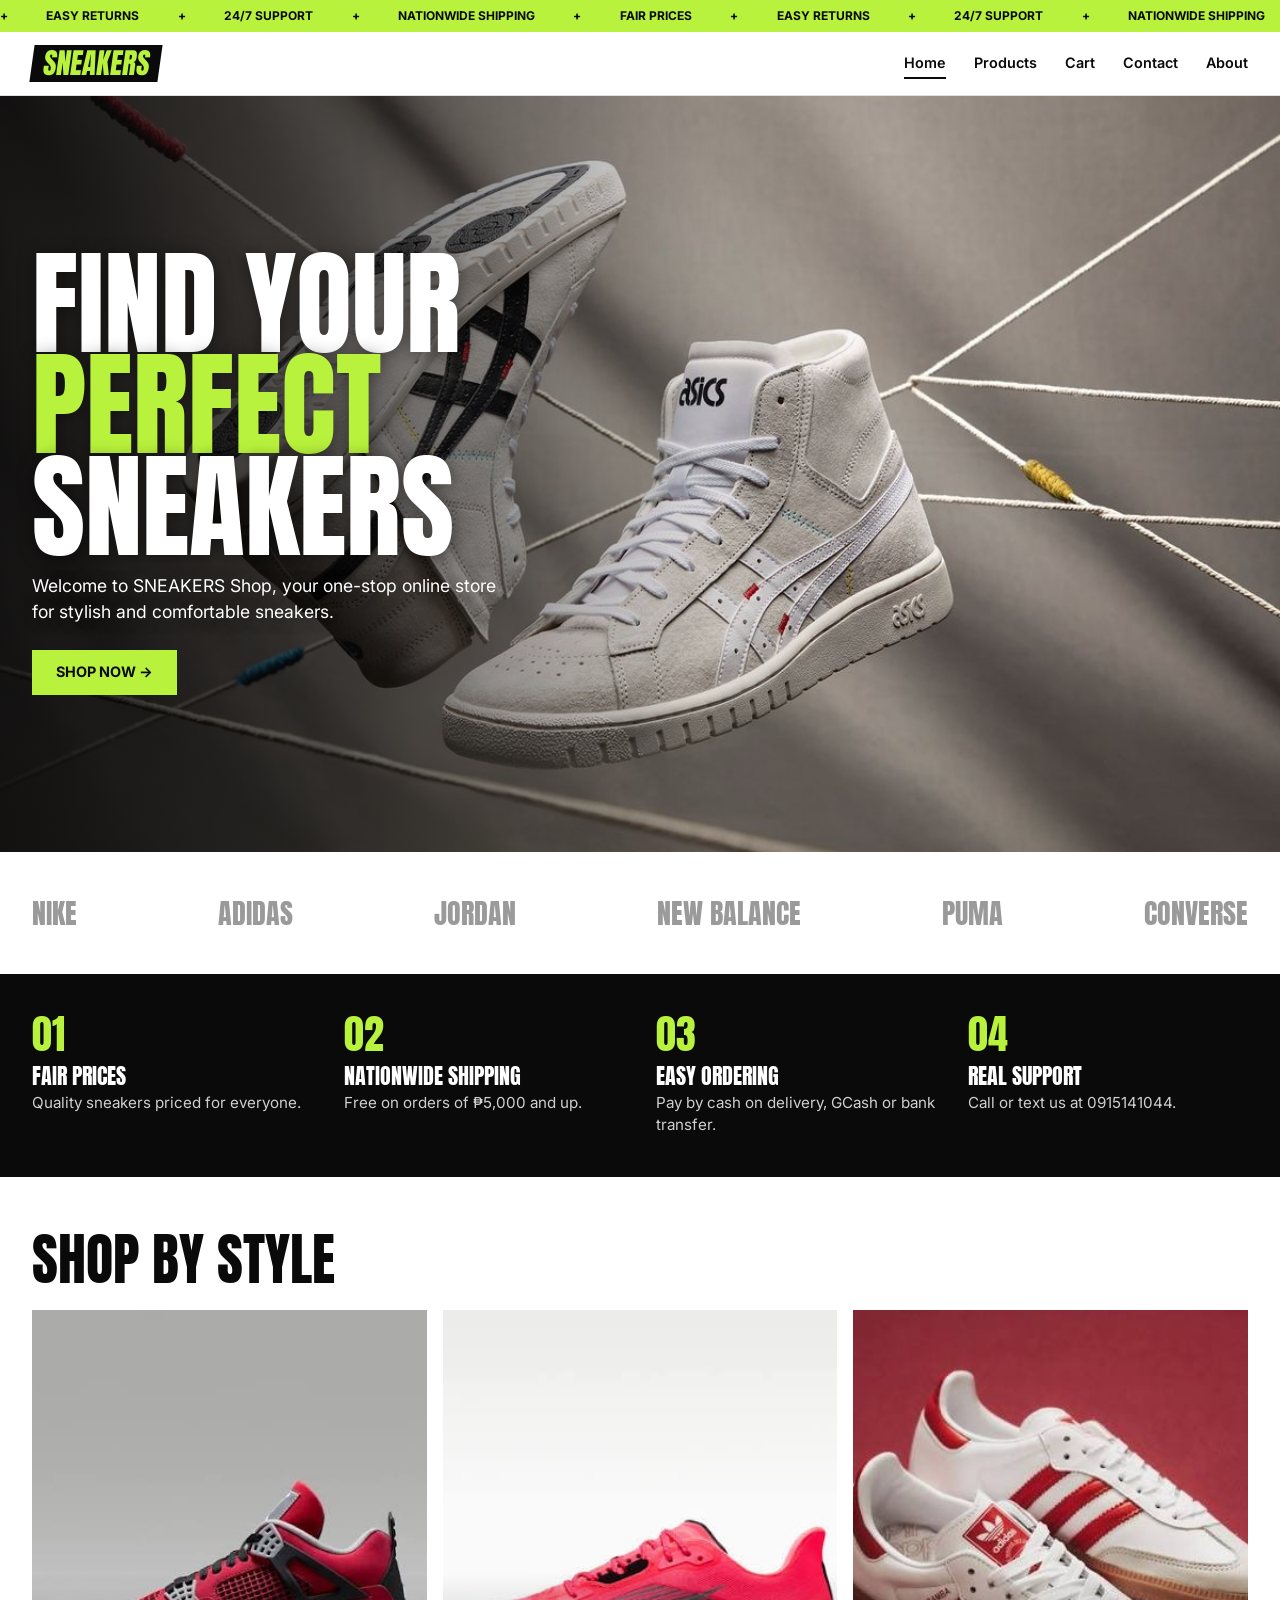
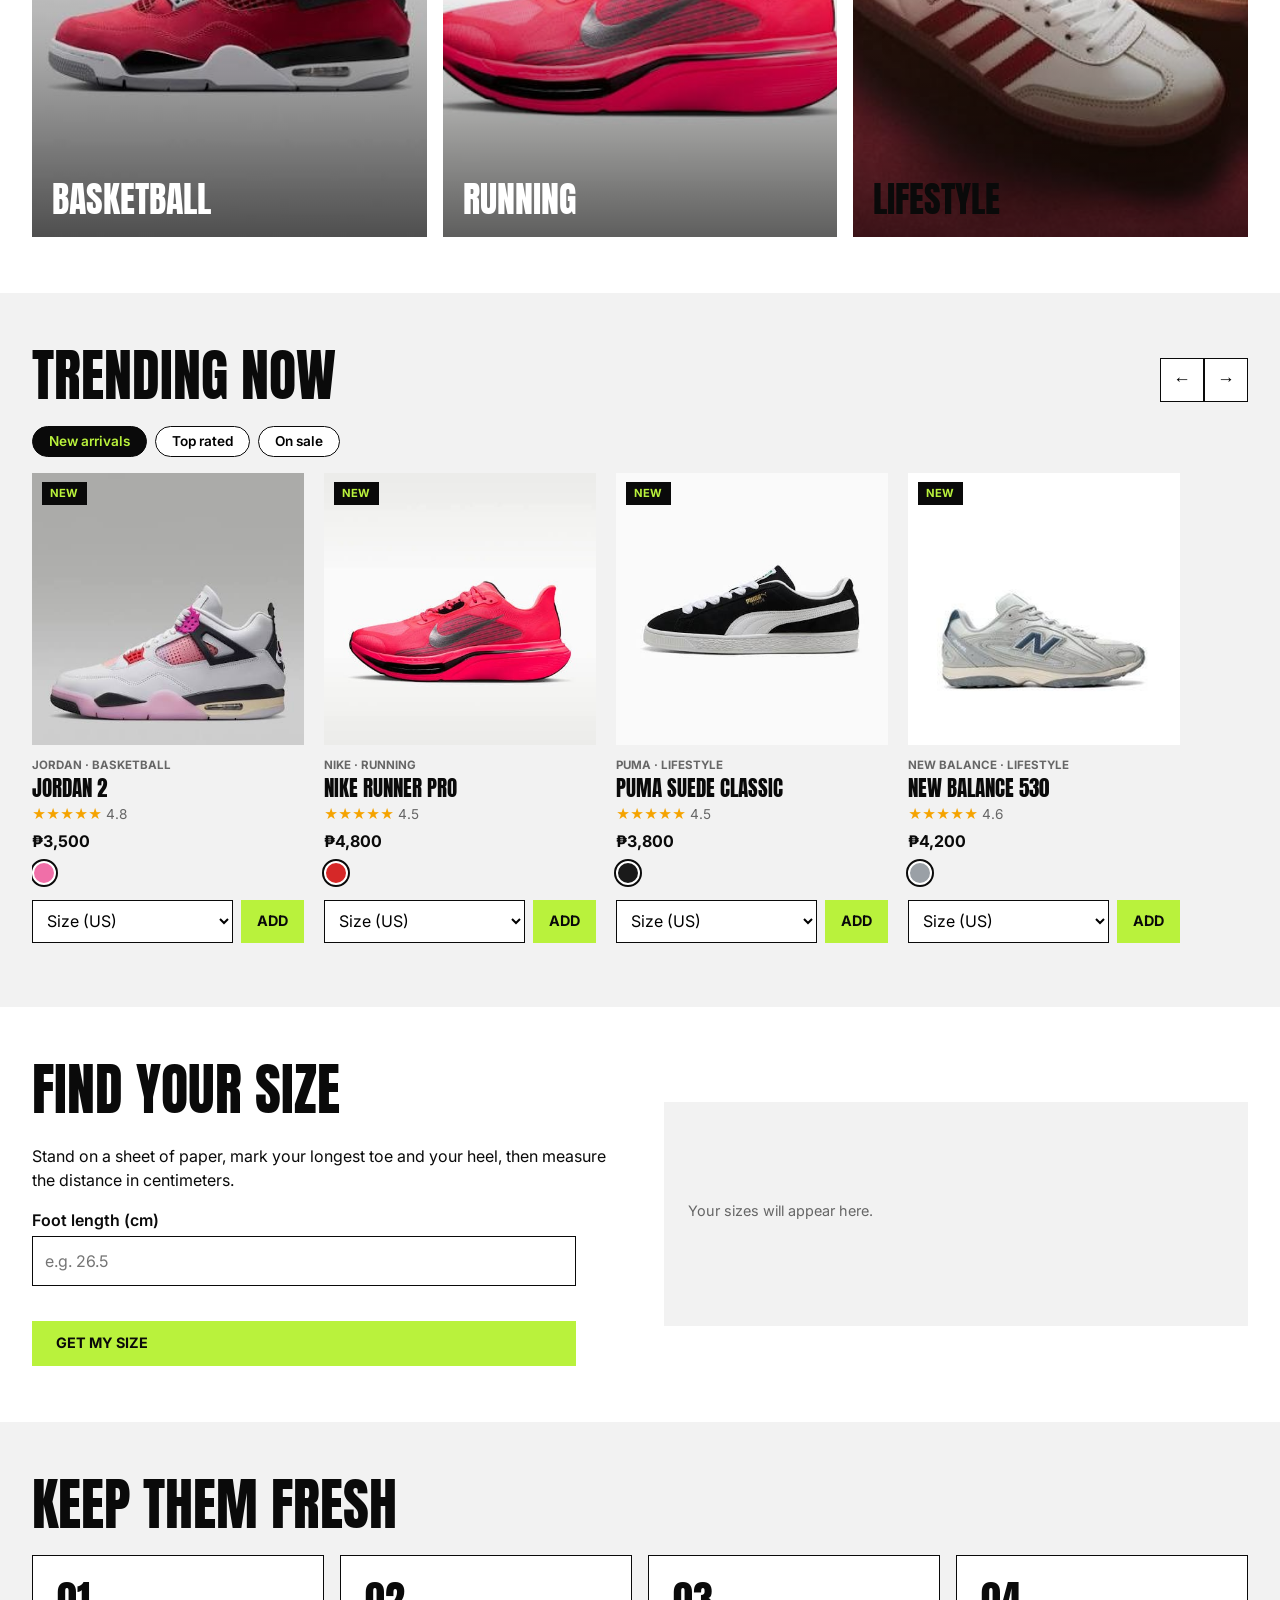
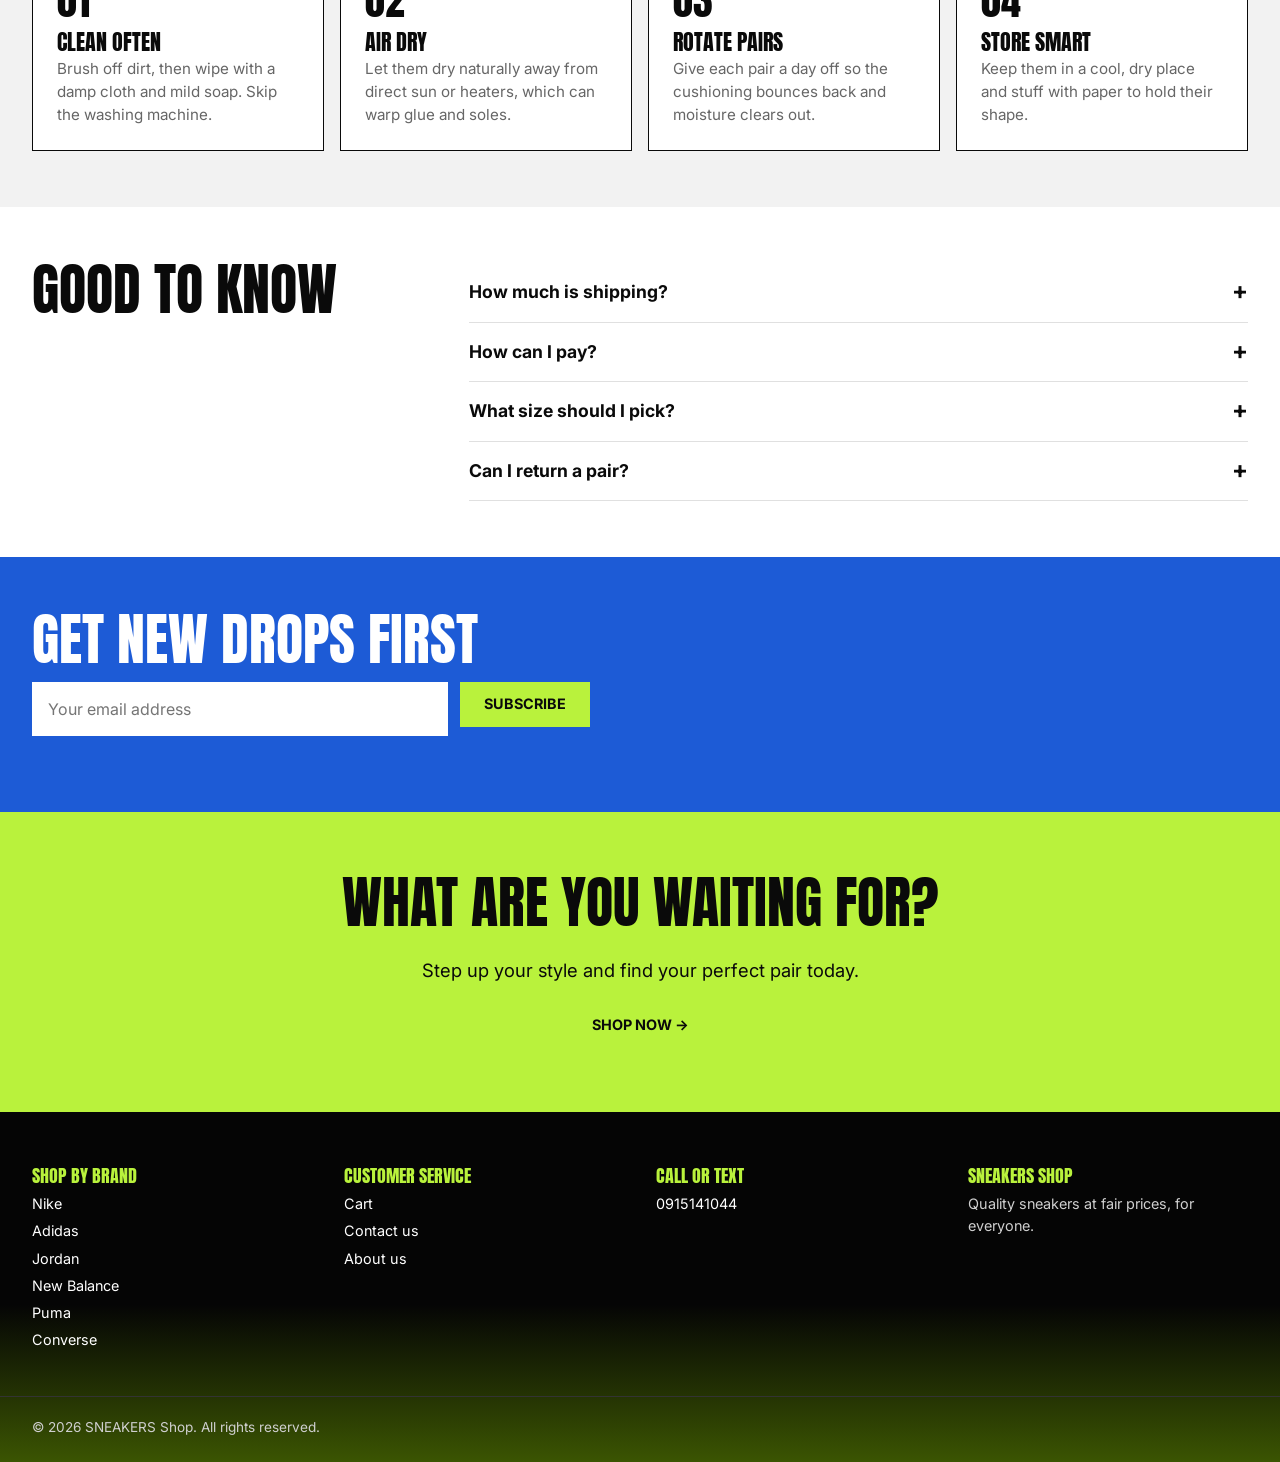
<file: index.html>
<!DOCTYPE html>
<html lang="en">
<head>
  <meta charset="UTF-8">
  <meta name="viewport" content="width=device-width, initial-scale=1.0">
  <title>Home - SNEAKERS Shop</title>
  <link rel="stylesheet" href="styles.css">
  <script src="script.js" defer></script>
</head>
<body data-page="index">
<div id="site-header"></div>
<main>
  <section class="home-hero">
    <div class="wrap">
      <div class="home-hero-text">
        <h1>Find your <em>perfect</em> sneakers</h1>
        <p>Welcome to SNEAKERS Shop, your one-stop online store for stylish and comfortable sneakers.</p>
        <a class="btn lime" href="product.html">Shop now &rarr;</a>
      </div>
    </div>
  </section>

  <div class="wrap brands reveal" aria-label="Shop by brand" id="brands"></div>


  <section class="perks"><div class="wrap perks-grid reveal">
    <div><b>01</b><h3>Fair prices</h3><p>Quality sneakers priced for everyone.</p></div>
    <div><b>02</b><h3>Nationwide shipping</h3><p>Free on orders of &#8369;5,000 and up.</p></div>
    <div><b>03</b><h3>Easy ordering</h3><p>Pay by cash on delivery, GCash or bank transfer.</p></div>
    <div><b>04</b><h3>Real support</h3><p>Call or text us at 0915141044.</p></div>
  </div></section>

  <section class="section"><div class="wrap">
    <div class="sec-head"><h2>Shop by style</h2></div>
    <div class="cats reveal">
      <a class="cat c1" href="product.html?cat=Basketball"><div class="cat-pic" data-shoe="red" data-img="images/cat-basketball.jpg"></div><h3>Basketball</h3></a>
      <a class="cat c2" href="product.html?cat=Running"><div class="cat-pic" data-shoe="lime" data-img="images/cat-running.jpg"></div><h3>Running</h3></a>
      <a class="cat c3" href="product.html?cat=Lifestyle"><div class="cat-pic" data-shoe="white" data-img="images/cat-lifestyle.jpg"></div><h3>Lifestyle</h3></a>
    </div>
  </div></section>

  <section class="section alt"><div class="wrap">
    <div class="sec-head"><h2>Trending now</h2>
      <div class="arrows"><button data-rail="-1" aria-label="Previous">&larr;</button><button data-rail="1" aria-label="Next">&rarr;</button></div>
    </div>
    <div class="chips" id="rail-tabs" role="group" aria-label="Trending filters">
      <button type="button" class="chip on" data-t="new">New arrivals</button>
      <button type="button" class="chip" data-t="top">Top rated</button>
      <button type="button" class="chip" data-t="sale">On sale</button>
    </div>
    <div class="rail" id="rail"></div>
  </div></section>

  <section class="section" id="size-finder"><div class="wrap sizer">
    <div>
      <h2>Find your size</h2>
      <p>Stand on a sheet of paper, mark your longest toe and your heel, then measure the distance in centimeters.</p>
      <form id="size-form" class="form" novalidate>
        <div class="field"><label for="foot">Foot length (cm)</label>
          <input id="foot" name="foot" type="number" step="0.1" min="20" max="34" inputmode="decimal" placeholder="e.g. 26.5"><span class="msg"></span></div>
        <button class="btn lime" type="submit">Get my size</button>
      </form>
    </div>
    <div class="size-result" id="size-result" aria-live="polite"><p class="meta">Your sizes will appear here.</p></div>
  </div></section>

  <section class="section alt"><div class="wrap">
    <div class="sec-head"><h2>Keep them fresh</h2></div>
    <div class="tips reveal">
      <div class="tip"><b>01</b><h3>Clean often</h3><p>Brush off dirt, then wipe with a damp cloth and mild soap. Skip the washing machine.</p></div>
      <div class="tip"><b>02</b><h3>Air dry</h3><p>Let them dry naturally away from direct sun or heaters, which can warp glue and soles.</p></div>
      <div class="tip"><b>03</b><h3>Rotate pairs</h3><p>Give each pair a day off so the cushioning bounces back and moisture clears out.</p></div>
      <div class="tip"><b>04</b><h3>Store smart</h3><p>Keep them in a cool, dry place and stuff with paper to hold their shape.</p></div>
    </div>
  </div></section>

  <section class="section"><div class="wrap faq-wrap">
    <h2>Good to know</h2>
    <div class="faq">
      <details><summary>How much is shipping?</summary><p>Shipping is free on orders of &#8369;5,000 and up. Smaller orders have a flat &#8369;150 fee.</p></details>
      <details><summary>How can I pay?</summary><p>Choose cash on delivery, GCash or bank transfer at checkout.</p></details>
      <details><summary>What size should I pick?</summary><p>Use the size finder above. Between sizes? Go up to the next whole size for a comfortable fit.</p></details>
      <details><summary>Can I return a pair?</summary><p>Contact us within 7 days of delivery by call or text at 0915141044 and we will help you.</p></details>
    </div>
  </div></section>

  <section class="news"><div class="wrap">
    <h2>Get new drops first</h2>
    <form id="news-form" novalidate>
      <div class="field"><label class="sr-only" for="news-email">Email</label>
        <input id="news-email" name="email" type="email" placeholder="Your email address" autocomplete="email"><span class="msg"></span></div>
      <button class="btn lime" type="submit">Subscribe</button>
    </form>
    <p id="news-done" class="news-done" role="status" hidden>You are in! Watch your inbox for new drops.</p>
  </div></section>

  <section class="cta"><div class="wrap">
    <h2>What are you waiting for?</h2>
    <p>Step up your style and find your perfect pair today.</p>
    <a class="btn lime" href="product.html">Shop now &rarr;</a>
  </div></section>
</main>
<div id="site-footer"></div>
</body>
</html>
</file>
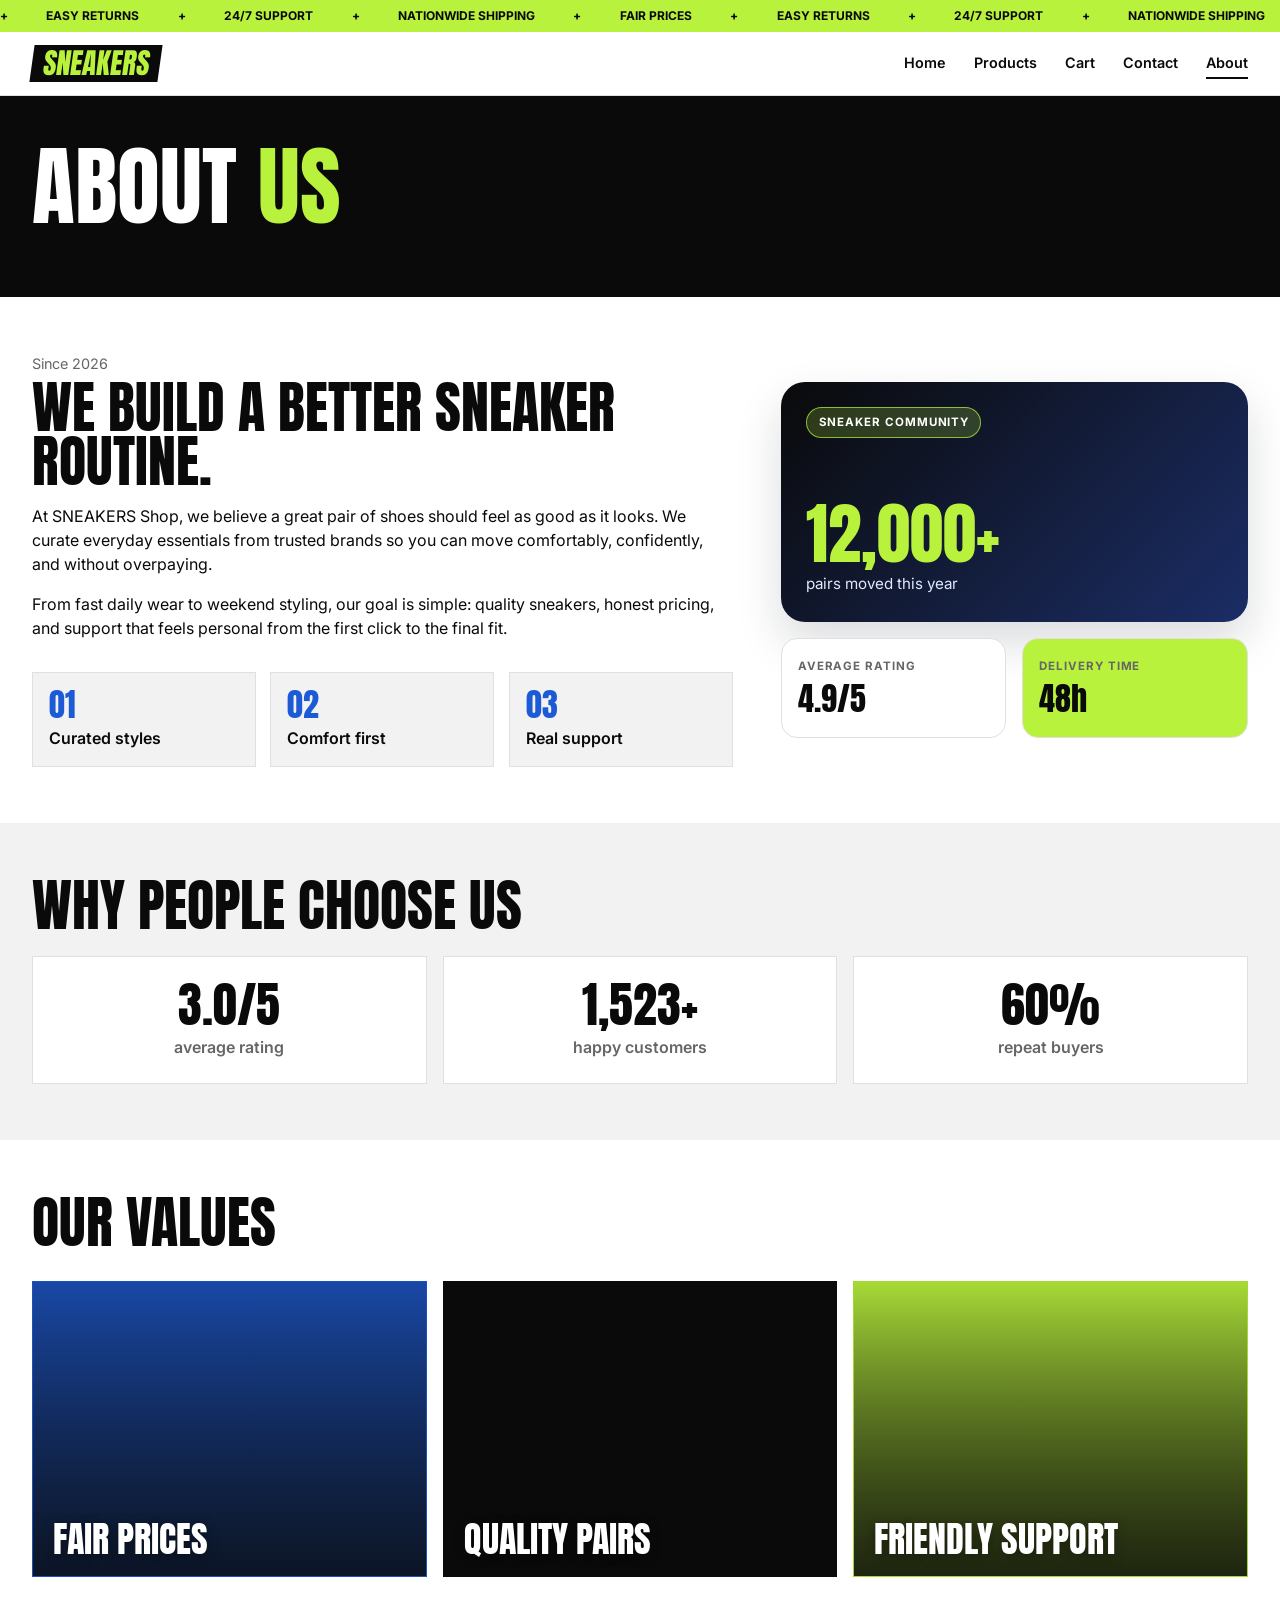
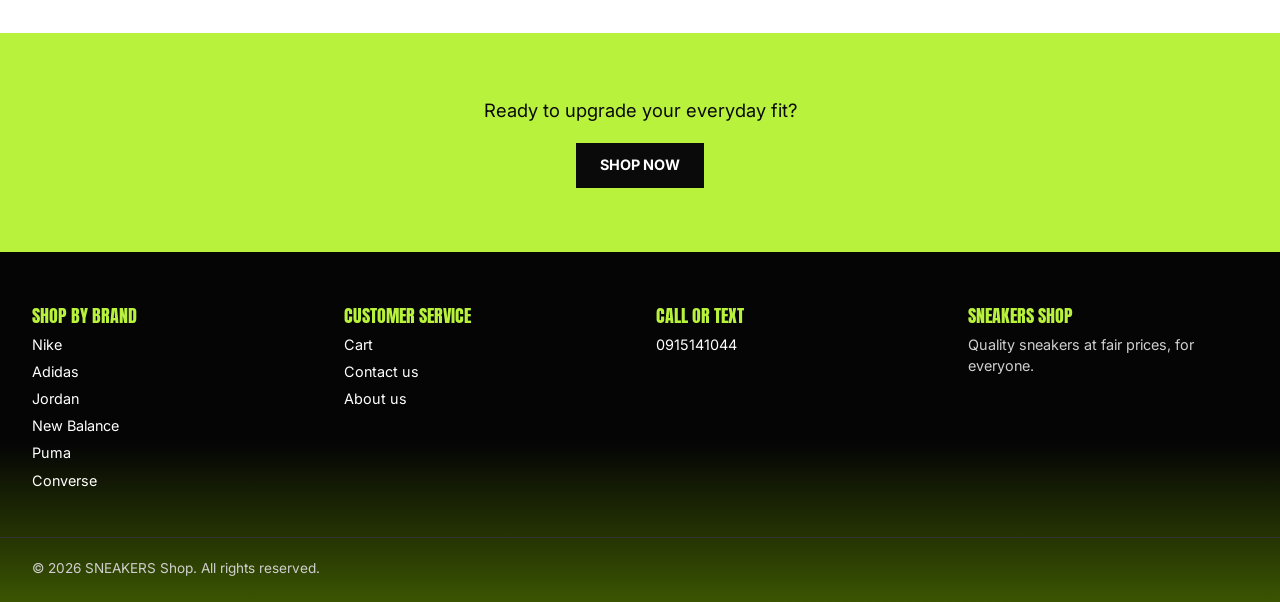
<file: about.html>
<!DOCTYPE html>
<html lang="en">
<head>
  <meta charset="UTF-8">
  <meta name="viewport" content="width=device-width, initial-scale=1.0">
  <title>About Us - SNEAKERS Shop</title>
  <link rel="stylesheet" href="styles.css">
  <script src="script.js" defer></script>
</head>
<body data-page="about">
<div id="site-header"></div>
<main>
  <section class="page-head"><div class="wrap"><h1>About <em>us</em></h1></div></section>

  <section class="section about-story">
    <div class="wrap story-grid">
      <div class="story-copy reveal">
        <p class="meta">Since 2026</p>
        <h2>We build a better sneaker routine.</h2>
        <p>At SNEAKERS Shop, we believe a great pair of shoes should feel as good as it looks. We curate everyday essentials from trusted brands so you can move comfortably, confidently, and without overpaying.</p>
        <p>From fast daily wear to weekend styling, our goal is simple: quality sneakers, honest pricing, and support that feels personal from the first click to the final fit.</p>

        <div class="story-points">
          <div><strong>01</strong><span>Curated styles</span></div>
          <div><strong>02</strong><span>Comfort first</span></div>
          <div><strong>03</strong><span>Real support</span></div>
        </div>
      </div>

      <div class="story-visual reveal">
        <div class="impact-card">
          <span class="impact-badge">Sneaker community</span>
          <div class="impact-stat">
            <span class="stat-number" data-target="12000" data-suffix="+">0</span>
            <small>pairs moved this year</small>
          </div>
        </div>

        <div class="mini-grid">
          <div class="mini-card">
            <span class="mini-label">Average rating</span>
            <strong class="stat-number" data-target="4.9" data-decimals="1" data-suffix="/5">0</strong>
          </div>
          <div class="mini-card highlight">
            <span class="mini-label">Delivery time</span>
            <strong>48h</strong>
          </div>
        </div>
      </div>
    </div>
  </section>

  <section class="section alt">
    <div class="wrap">
      <div class="sec-head reveal">
        <h2>Why people choose us</h2>
      </div>
      <div class="stats-grid">
        <article class="stat-card reveal">
          <b class="stat-number" data-target="4.9" data-decimals="1" data-suffix="/5">0</b>
          <span>average rating</span>
        </article>
        <article class="stat-card reveal">
          <b class="stat-number" data-target="2500" data-suffix="+">0</b>
          <span>happy customers</span>
        </article>
        <article class="stat-card reveal">
          <b class="stat-number" data-target="98" data-suffix="%">0</b>
          <span>repeat buyers</span>
        </article>
      </div>
    </div>
  </section>

  <section class="section">
    <div class="wrap">
      <div class="sec-head reveal">
        <h2>Our values</h2>
      </div>
      <div class="cats values reveal">
        <div class="cat c1"><h3>Fair prices</h3></div>
        <div class="cat c2"><h3>Quality pairs</h3></div>
        <div class="cat c3"><h3>Friendly Support</h3></div>
      </div>
    </div>
  </section>

  <div class="cta reveal">
    <div class="wrap">
      <p>Ready to upgrade your everyday fit?</p>
      <a class="btn" href="product.html">Shop now</a>
    </div>
  </div>
</main>
<div id="site-footer"></div>
</body>
</html>
</file>
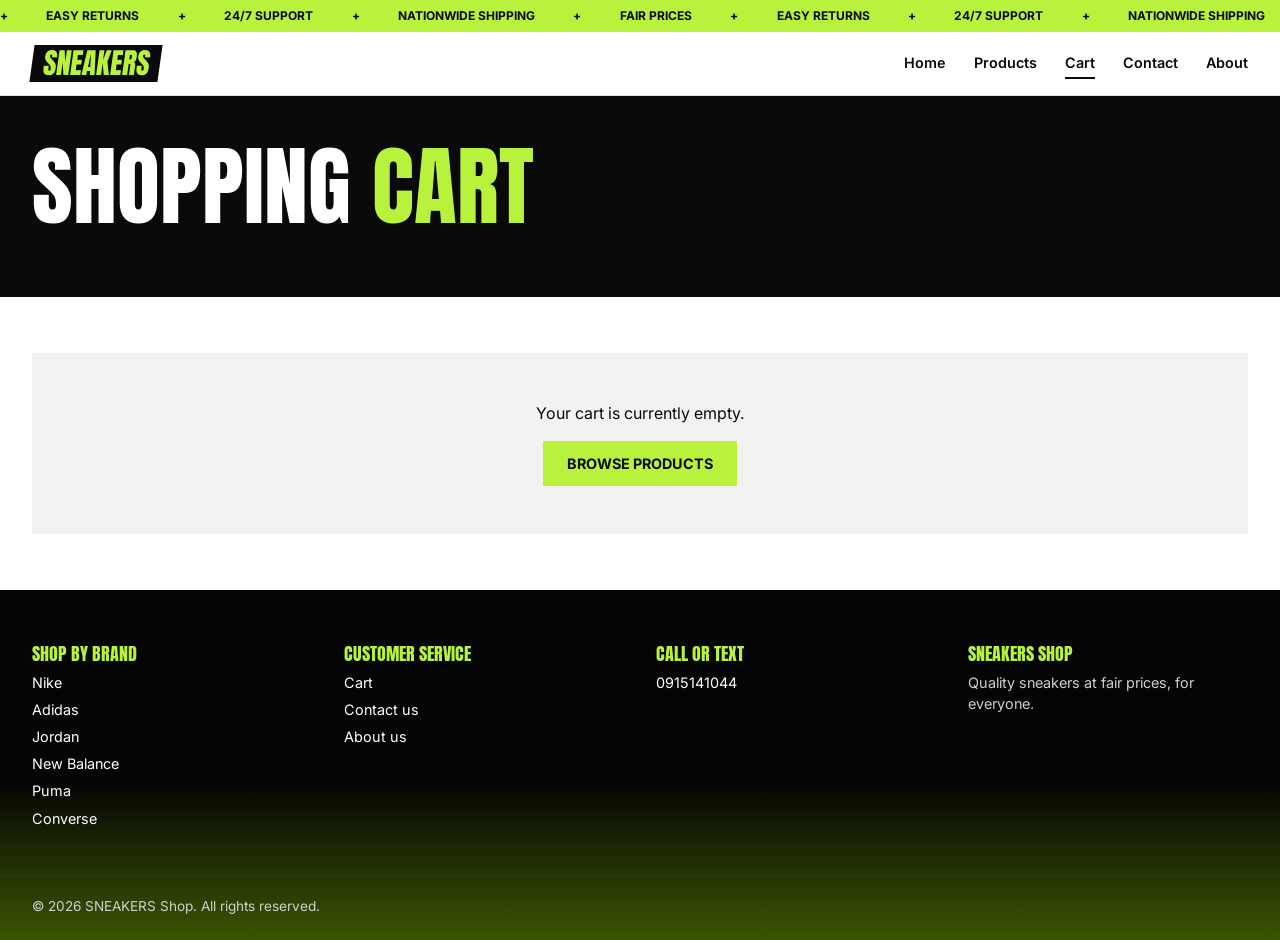
<file: cart.html>
<!DOCTYPE html>
<html lang="en">
<head>
  <meta charset="UTF-8">
  <meta name="viewport" content="width=device-width, initial-scale=1.0">
  <title>Cart - SNEAKERS Shop</title>
  <link rel="stylesheet" href="styles.css">
  <script src="script.js" defer></script>
</head>
<body data-page="cart">
<div id="site-header"></div>
<main>
  <section class="page-head"><div class="wrap"><h1>Shopping <em>cart</em></h1></div></section>
  <section class="section"><div class="wrap">
    <div id="cart-content"><noscript><p>Please enable JavaScript to use the shopping cart.</p></noscript></div>
    <div id="order-done" class="empty" hidden role="status"></div>
  </div></section>
</main>
<div id="site-footer"></div>
</body>
</html>
</file>
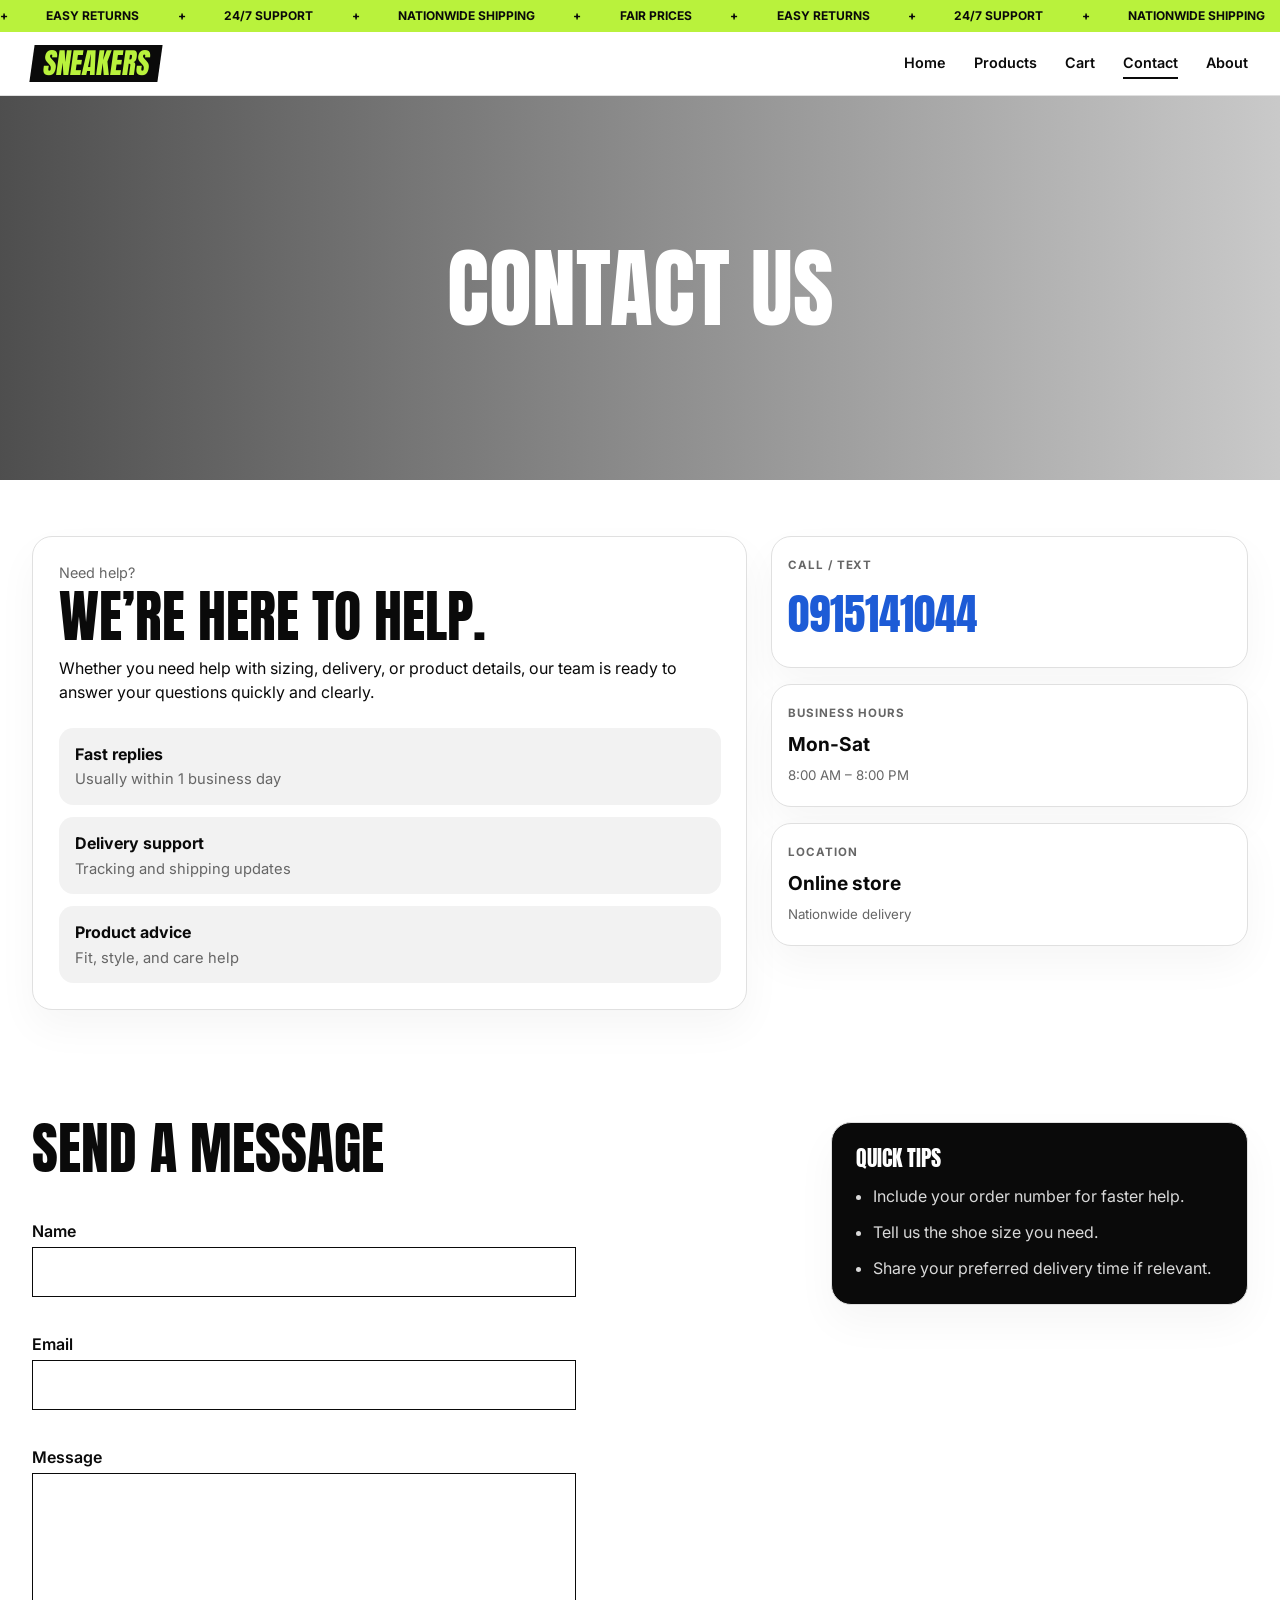
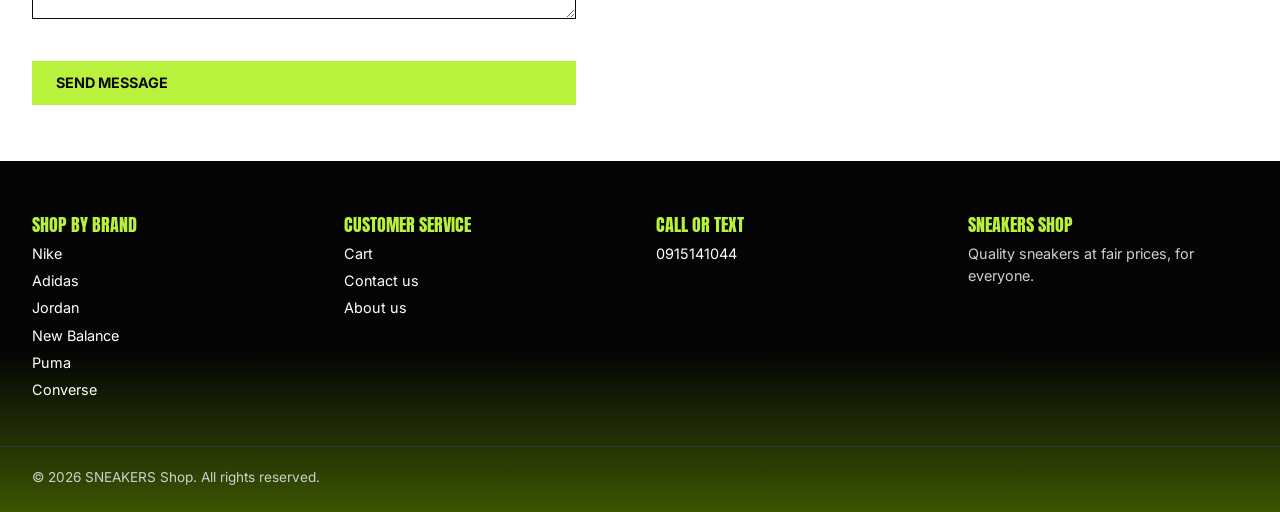
<file: contact.html>
<!DOCTYPE html>
<html lang="en">
<head>
  <meta charset="UTF-8">
  <meta name="viewport" content="width=device-width, initial-scale=1.0">
  <title>Contact Us - SNEAKERS Shop</title>
  <link rel="stylesheet" href="styles.css">
  <script src="script.js" defer></script>
</head>
<body data-page="contact">
<div id="site-header"></div>
<main>
  <section class="page-head contact-hero" aria-label="Contact support banner">
    <h1>Contact Us</h1>
  </section>

  <section class="section contact-top">
    <div class="wrap">
      <div class="contact-layout">
        <div class="contact-panel reveal">
          <p class="meta">Need help?</p>
          <h2>We’re here to help.</h2>
          <p>Whether you need help with sizing, delivery, or product details, our team is ready to answer your questions quickly and clearly.</p>

          <div class="help-list">
            <div><strong>Fast replies</strong><span>Usually within 1 business day</span></div>
            <div><strong>Delivery support</strong><span>Tracking and shipping updates</span></div>
            <div><strong>Product advice</strong><span>Fit, style, and care help</span></div>
          </div>
        </div>

        <div class="contact-cards reveal">
          <div class="info-card">
            <span class="mini-label">Call / text</span>
            <a class="info-phone" href="tel:0915141044">0915141044</a>
          </div>
          <div class="info-card">
            <span class="mini-label">Business hours</span>
            <strong>Mon-Sat</strong>
            <small>8:00 AM – 8:00 PM</small>
          </div>
          <div class="info-card">
            <span class="mini-label">Location</span>
            <strong>Online store</strong>
            <small>Nationwide delivery</small>
          </div>
        </div>
      </div>
    </div>
  </section>

  <section class="section">
    <div class="wrap">
      <div class="contact-form-wrap">
        <form id="contact-form" class="form reveal" novalidate>
          <h2>Send a message</h2>
          <div class="field"><label for="m-name">Name</label><input id="m-name" name="name" autocomplete="name"><span class="msg"></span></div>
          <div class="field"><label for="m-email">Email</label><input id="m-email" name="email" type="email" autocomplete="email"><span class="msg"></span></div>
          <div class="field"><label for="m-msg">Message</label><textarea id="m-msg" name="message" rows="5"></textarea><span class="msg"></span></div>
          <button class="btn lime" type="submit">Send message</button>
        </form>

        <aside class="support-box reveal">
          <h3>Quick tips</h3>
          <ul>
            <li>Include your order number for faster help.</li>
            <li>Tell us the shoe size you need.</li>
            <li>Share your preferred delivery time if relevant.</li>
          </ul>
        </aside>
      </div>
      <div id="contact-done" class="empty" hidden role="status"></div>
    </div>
  </section>
</main>
<div id="site-footer"></div>
</body>
</html>
</file>
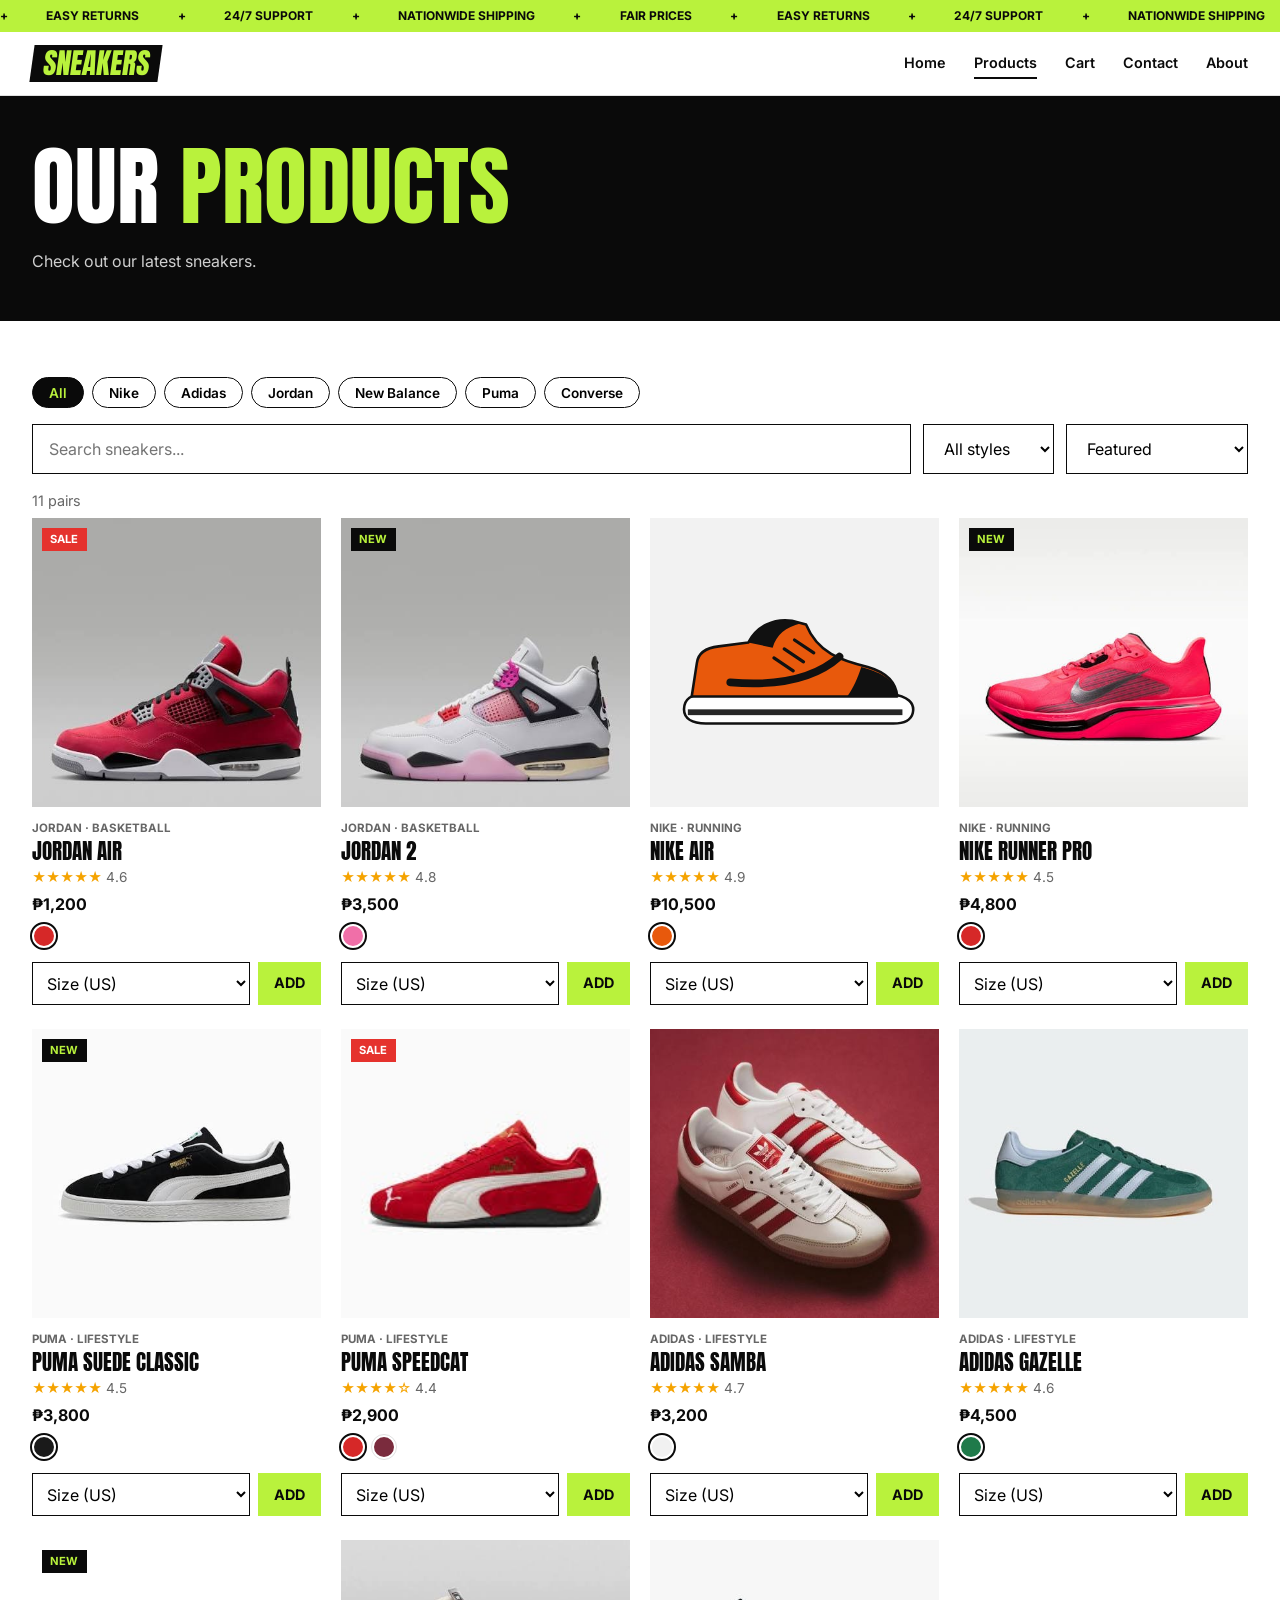
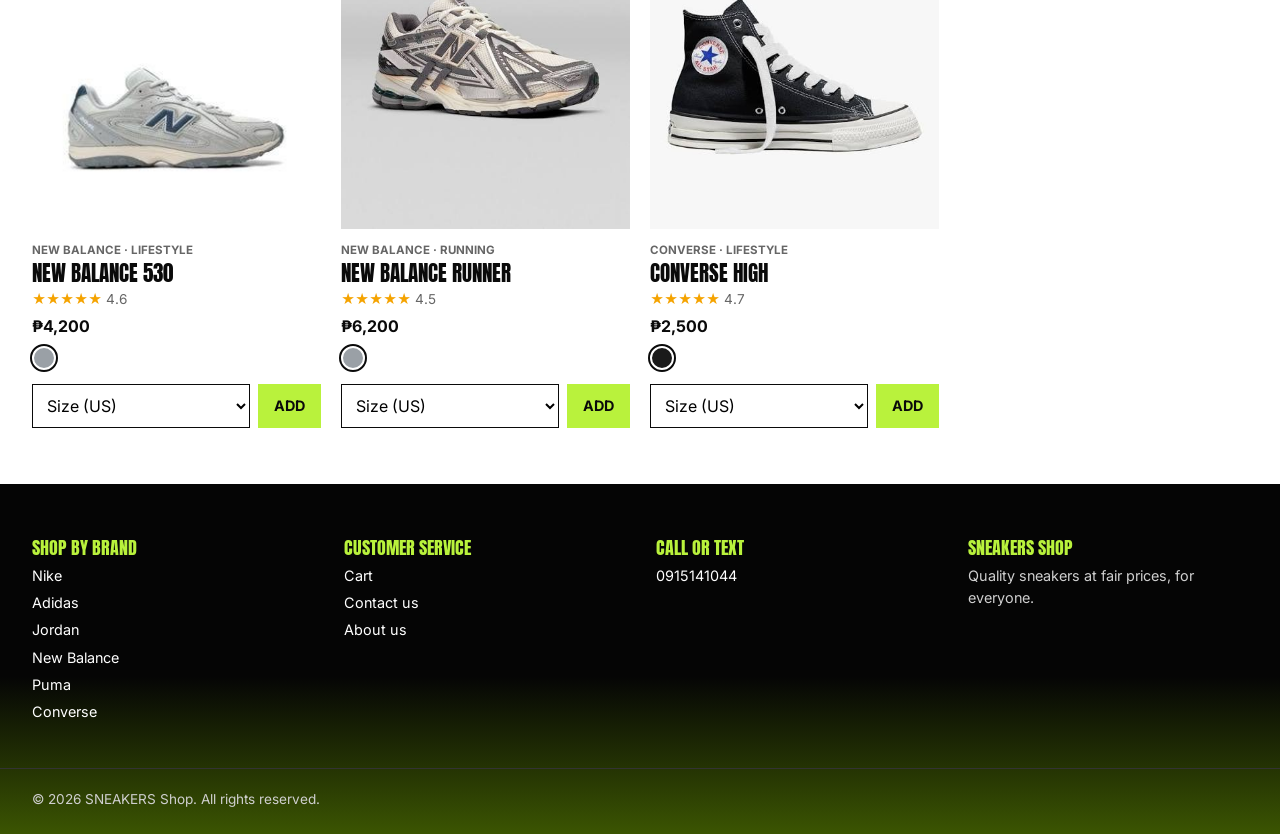
<file: product.html>
<!DOCTYPE html>
<html lang="en">
<head>
  <meta charset="UTF-8">
  <meta name="viewport" content="width=device-width, initial-scale=1.0">
  <title>Products - SNEAKERS Shop</title>
  <link rel="stylesheet" href="styles.css">
  <script src="script.js" defer></script>
</head>
<body data-page="product">
<div id="site-header"></div>
<main>
  <section class="page-head"><div class="wrap"><h1>Our <em>products</em></h1><p>Check out our latest sneakers.</p></div></section>
  <section class="section"><div class="wrap">
    <div class="chips" id="chips" role="group" aria-label="Filter by brand"></div>
    <div class="tools">
      <input id="q" type="search" placeholder="Search sneakers..." aria-label="Search sneakers">
      <select id="cat" aria-label="Style"><option value="">All styles</option><option>Basketball</option><option>Running</option><option>Lifestyle</option></select>
      <select id="sort" aria-label="Sort by"><option value="featured">Featured</option><option value="low">Price: low to high</option><option value="high">Price: high to low</option><option value="rating">Top rated</option></select>
    </div>
    <p id="count" class="meta" aria-live="polite"></p>
    <div class="grid" id="grid"></div>
  </div></section>
</main>
<div id="site-footer"></div>
</body>
</html>
</file>
<file: styles.css>
/* SNEAKERS Shop – shared stylesheet */
@import url("https://fonts.googleapis.com/css2?family=Anton&family=Inter:wght@400;500;600;700&display=swap");

:root {
  --ink: #0a0a0a; --lime: #b9f23c; --blue: #1d5bd6; --grey: #f2f2f2;
  --muted: #666; --line: #e0e0e0; --red: #e5322d;
  --display: "Anton", Impact, "Arial Narrow", sans-serif;
  --body: "Inter", system-ui, -apple-system, "Segoe UI", sans-serif;
}
*, *::before, *::after { box-sizing: border-box; }
html { scroll-behavior: smooth; }
body { margin: 0; font: 400 1rem/1.5 var(--body); color: var(--ink); background: #fff; }
svg, img { max-width: 100%; display: block; }
a { color: inherit; }
:focus-visible { outline: 3px solid var(--blue); outline-offset: 2px; }
h1, h2, h3, h4 { font-family: var(--display); font-weight: 400; text-transform: uppercase; line-height: .95; margin: 0 0 .5em; }
h2 { font-size: clamp(2rem, 5vw, 3.5rem); }
h3 { font-size: 1.4rem; }
p { margin: 0 0 1em; }
.wrap { max-width: 100rem; margin: 0 auto; padding: 0 clamp(1rem, 4vw, 2rem); }
.meta { color: var(--muted); font-size: .9rem; margin: 0 0 .4rem; }

/* About page feature */
.about-story { padding-top: 3rem; }
.story-grid { display: grid; grid-template-columns: 1.2fr .8fr; gap: clamp(1.5rem, 4vw, 3rem); align-items: center; }
.story-copy h2 { margin-bottom: 1rem; }
.story-points { display: grid; grid-template-columns: repeat(3, minmax(0, 1fr)); gap: .9rem; margin-top: 2rem; }
.story-points div { background: var(--grey); border: 1px solid var(--line); padding: 1rem; }
.story-points strong { display: block; font: 400 2rem/1 var(--display); color: var(--blue); margin-bottom: .3rem; }
.story-points span { font-weight: 600; }
.story-visual { display: grid; gap: 1rem; }
.impact-card { background: linear-gradient(135deg, var(--ink), #1b2d66); color: #fff; padding: clamp(1.5rem, 2vw, 2rem); border-radius: 1.5rem; min-height: 15rem; display: flex; flex-direction: column; justify-content: space-between; box-shadow: 0 20px 45px rgba(13, 17, 35, .15); }
.impact-badge { display: inline-block; align-self: flex-start; padding: .35rem .7rem; background: rgba(185, 242, 60, .2); border: 1px solid rgba(185, 242, 60, .7); border-radius: 999px; font-size: .72rem; font-weight: 700; text-transform: uppercase; letter-spacing: .08em; }
.impact-stat { display: flex; flex-direction: column; gap: .35rem; }
.impact-stat .stat-number { font: 400 clamp(2.6rem, 6vw, 4.2rem)/1 var(--display); color: var(--lime); }
.impact-stat small { font-size: .95rem; color: #dfe9ff; }
.mini-grid { display: grid; grid-template-columns: repeat(2, minmax(0, 1fr)); gap: 1rem; }
.mini-card { background: #fff; border: 1px solid var(--line); padding: 1.2rem 1rem; border-radius: 1rem; }
.mini-card.highlight { background: var(--lime); }
.mini-label { display: block; color: var(--muted); font-size: .72rem; font-weight: 700; text-transform: uppercase; letter-spacing: .08em; margin-bottom: .5rem; }
.mini-card strong { font: 400 2rem/1 var(--display); }
.stats-grid { display: grid; grid-template-columns: repeat(auto-fit, minmax(12rem, 1fr)); gap: 1rem; }
.stat-card { background: #fff; border: 1px solid var(--line); padding: 1.5rem 1rem; text-align: center; }
.stat-card b { display: block; font: 400 clamp(2rem, 5vw, 3rem)/1 var(--display); color: var(--ink); margin-bottom: .4rem; }
.stat-card span { font-weight: 600; color: var(--muted); }
@media (max-width: 52rem) {
  .story-grid { grid-template-columns: 1fr; }
  .story-points { grid-template-columns: 1fr; }
}

/* Ticker + header */
.ticker { background: var(--lime); overflow: hidden; white-space: nowrap; font-size: .75rem; font-weight: 700; text-transform: uppercase; }
.ticker div { display: inline-block; padding: .45rem 0; animation: tick 40s linear infinite; }
.ticker span { margin-right: 2.4rem; }
.ticker span::before { content: "+"; margin-right: 2.4rem; }
@keyframes tick { to { transform: translateX(-50%); } }
.site-top { position: sticky; top: 0; z-index: 20; background: #fff; border-bottom: 1px solid var(--line); }
.top { display: flex; align-items: center; justify-content: space-between; gap: 1rem; padding-top: .8rem; padding-bottom: .8rem; }
.logo { font-family: var(--display); font-size: 1.8rem; line-height: 1; text-transform: uppercase; text-decoration: none; background: var(--ink); color: var(--lime); padding: .25rem .7rem; transform: skew(-8deg); }
.nav { display: flex; align-items: center; gap: 1.75rem; }
.nav a { text-decoration: none; font-weight: 600; font-size: .9rem; border-bottom: 2px solid transparent; padding: .2rem 0; }
.nav a:hover, .nav a[aria-current] { border-bottom-color: var(--ink); }
.badge { display: inline-block; min-width: 1.4rem; padding: 0 .35rem; border-radius: 999px; background: var(--lime); font-size: .75rem; font-weight: 700; text-align: center; line-height: 1.4rem; }
.badge[hidden] { display: none; }
.burger { display: none; background: none; border: 1px solid var(--ink); font-size: 1.25rem; padding: .2rem .6rem; cursor: pointer; }
@media (max-width: 48rem) {
  .burger { display: block; }
  .nav { display: none; position: absolute; top: 100%; left: 0; right: 0; flex-direction: column; align-items: flex-start; gap: 1rem; background: #fff; padding: 1rem clamp(1rem, 4vw, 2rem); border-bottom: 1px solid var(--line); }
  .nav.open { display: flex; }
  .top { position: relative; }
}

/* Buttons */
.btn { display: inline-flex; align-items: center; gap: .5rem; background: var(--ink); color: #fff; font: 700 .9rem/1 var(--body); text-transform: uppercase; text-decoration: none; padding: .95rem 1.5rem; border: 0; cursor: pointer; transition: transform .15s, background-color .15s, color .15s; }
.btn.lime { background: var(--lime); color: var(--ink); }
.btn:hover { background: var(--blue); color: #fff; transform: translateY(-2px); }
.link { background: none; border: 0; color: inherit; text-decoration: underline; cursor: pointer; font: inherit; padding: .25rem .5rem; }

/* Hero */
.hero { background: var(--blue); color: #fff; overflow: hidden; }
.hero .wrap { display: grid; grid-template-columns: 1fr 1fr; align-items: center; gap: 2rem; min-height: 34rem; padding-top: 3rem; padding-bottom: 3rem; }
.hero h1 { font-size: clamp(3.5rem, 10vw, 8rem); line-height: .88; margin: 0 0 1rem; }
.hero h1 em, .page-head h1 em { font-style: normal; color: var(--lime); }
.hero p { max-width: 32ch; font-size: 1.1rem; }
.hero-shoe { transform: rotate(-12deg); animation: float 4s ease-in-out infinite; filter: drop-shadow(0 30px 25px rgba(0,0,0,.35)); }
@keyframes float { 50% { transform: rotate(-8deg) translateY(-14px); } }
@media (max-width: 48rem) { .hero .wrap { grid-template-columns: 1fr; min-height: 0; } }

/* Sections */
.section { padding: 3.5rem 0; }
.section.alt { background: var(--grey); }
.sec-head { display: flex; justify-content: space-between; align-items: end; gap: 1rem; margin-bottom: 1.5rem; }
.sec-head h2 { margin: 0; }
.brands { display: flex; flex-wrap: wrap; justify-content: space-between; gap: 1rem 2rem; padding-top: 2.5rem; padding-bottom: 2.5rem; }
.brands a { font-family: var(--display); font-size: 1.75rem; text-transform: uppercase; text-decoration: none; color: #9a9a9a; transition: color .15s; }
.brands a:hover { color: var(--ink); }
.cats { display: grid; grid-template-columns: repeat(auto-fit, minmax(15rem, 1fr)); gap: 1rem; }
.cat { position: relative; display: flex; align-items: flex-end; aspect-ratio: 3 / 4; overflow: hidden; padding: 1.25rem; text-decoration: none; color: #fff; }
.cat h3 { position: relative; font-size: 2.25rem; margin: 0; }
.cat-pic { position: absolute; inset: 0; display: grid; place-items: center; padding: 1rem; transition: transform .4s; }
a.cat:hover .cat-pic { transform: scale(1.1) rotate(-5deg); }
.c1 { background: var(--blue); } .c2 { background: var(--ink); } .c3 { background: var(--lime); color: var(--ink); }
.page-head { background: var(--ink); color: #fff; padding: 3rem 0; }
.page-head h1 { font-size: clamp(2.5rem, 8vw, 5.5rem); margin: 0 0 .25em; }
.page-head p { margin: 0; color: #cfcfcf; }
.contact-hero {
  display: flex;
  align-items: center;
  justify-content: center;
  min-height: 24rem;
  padding: 0 clamp(1.5rem, 8vw, 8rem);
  background:
    linear-gradient(90deg, rgba(10,10,10,.72), rgba(10,10,10,.22)),
    url('https://images.unsplash.com/photo-1542291026-7eec264c27ff?auto=format&fit=crop&w=1600&q=80') center/cover no-repeat;
}
.contact-hero h1 { margin: 0; text-align: center; }
.cta { background: var(--lime); text-align: center; padding: 4rem 0; }
.cta p { font-size: 1.15rem; }
.prose p { font-size: 1.15rem; max-width: 60ch; }
.values { margin-top: 2rem; }
.values .cat { aspect-ratio: 4 / 3; background-position: center; background-size: cover; background-repeat: no-repeat; border: 1px solid rgba(10,10,10,.12); }
.values .cat::before { content: ""; position: absolute; inset: 0; background: linear-gradient(180deg, rgba(10,10,10,.1), rgba(10,10,10,.72)); }
.values .cat h3 { position: relative; z-index: 1; color: #fff; text-shadow: 0 2px 12px rgba(0,0,0,.35); }
.values .c1 {
  background-image: linear-gradient(180deg, rgba(10,10,10,.15), rgba(10,10,10,.5)), url('https://images.unsplash.com/photo-1525966222134-fcfa99b8ae77?auto=format&fit=crop&w=900&q=80');
}
.values .c2 {
  background-image: linear-gradient(180deg, rgba(10,10,10,.15), rgba(10,10,10,.55)), url('https://images.unsplash.com/photo-1515886657613-9f3515b0c78f?auto=format&fit=crop&w=900&q=80');
}
.values .c3 {
  background-image: linear-gradient(180deg, rgba(185,242,60,.12), rgba(10,10,10,.58)), url('https://images.unsplash.com/photo-1529139574466-a303027c1d8b?auto=format&fit=crop&w=900&q=80');
}

/* Product cards */
.grid { display: grid; grid-template-columns: repeat(auto-fill, minmax(15rem, 1fr)); gap: 1.5rem 1.25rem; }
.rail { display: flex; gap: 1.25rem; overflow-x: auto; scroll-snap-type: x mandatory; scrollbar-width: none; padding-bottom: .5rem; }
.rail .card { flex: 0 0 min(17rem, 78%); scroll-snap-align: start; }
.arrows button { width: 2.75rem; height: 2.75rem; border: 1px solid var(--ink); background: #fff; font-size: 1.1rem; cursor: pointer; }
.arrows button:hover { background: var(--lime); }
.card { position: relative; display: flex; flex-direction: column; gap: .3rem; }
.pic { background: var(--grey); aspect-ratio: 1; display: grid; place-items: center; padding: 1rem; overflow: hidden; }
.section.alt .pic { background: #fff; }
.pic svg, .pic img { width: 100%; transition: transform .3s; }
.card:hover .pic svg { transform: scale(1.07) rotate(-3deg); }
.brand { font-size: .72rem; font-weight: 700; color: var(--muted); text-transform: uppercase; margin-top: .5rem; }
.card h3 { margin: 0; font-size: 1.3rem; }
.stars { color: #f5a300; font-size: .85rem; }
.stars span { color: var(--muted); margin-left: .25rem; }
.price { font-weight: 700; }
.tag { position: absolute; top: .6rem; left: .6rem; z-index: 1; background: var(--ink); color: var(--lime); font-size: .7rem; font-weight: 700; text-transform: uppercase; padding: .2rem .55rem; }
.tag.sale { background: var(--red); color: #fff; }
.sws { display: flex; gap: .45rem; margin: .2rem 0; }
.sw { width: 1.5rem; height: 1.5rem; padding: 0; border-radius: 50%; border: 2px solid #fff; outline: 1px solid var(--line); cursor: pointer; }
.sw.on { outline: 2px solid var(--ink); }
.buy { display: flex; gap: .5rem; margin-top: .4rem; }
.buy select { flex: 1; min-width: 0; padding: .6rem; border: 1px solid var(--ink); background: #fff; font: inherit; }
.buy select.err { border-color: var(--red); outline: 2px solid var(--red); }
.buy .btn { padding: .6rem 1rem; }
.tools { display: flex; flex-wrap: wrap; gap: .75rem; margin-bottom: 1rem; }
.tools input, .tools select { padding: .75rem 1rem; border: 1px solid var(--ink); background: #fff; font: inherit; }
.tools input { flex: 1; min-width: 12rem; }
.chips { display: flex; flex-wrap: wrap; gap: .5rem; margin-bottom: 1rem; }
.chip { border: 1px solid var(--ink); background: #fff; border-radius: 999px; padding: .4rem 1rem; font: 600 .85rem var(--body); cursor: pointer; }
.chip.on { background: var(--ink); color: var(--lime); }

/* Cart */
.empty { background: var(--grey); padding: 3rem 1.5rem; text-align: center; }
.cart-wrap { display: grid; grid-template-columns: 2fr 1fr; gap: 2rem; align-items: start; }
@media (max-width: 52rem) { .cart-wrap { grid-template-columns: 1fr; } }
.ci { display: grid; grid-template-columns: 6.5rem 1fr auto; gap: 1rem; align-items: center; padding: 1rem 0; border-bottom: 1px solid var(--line); }
.ci h3 { margin: 0 0 .25rem; }
.thumb { background: var(--grey); padding: .5rem; }
.end { text-align: right; }
.qty { display: inline-flex; align-items: center; gap: .6rem; }
.qty button { width: 2rem; height: 2rem; border: 1px solid var(--ink); background: #fff; cursor: pointer; font-size: 1rem; }
.qty button:hover { background: var(--lime); }
.sum { background: var(--grey); padding: 1.5rem; position: sticky; top: 5.5rem; }
.summary-items { display: grid; gap: .55rem; margin: 0 0 1rem; padding-bottom: .75rem; border-bottom: 1px solid var(--line); }
.summary-item { display: flex; justify-content: space-between; gap: 1rem; font-size: .95rem; }
.summary-item span:first-child { font-weight: 600; }
.row { display: flex; justify-content: space-between; margin: .5rem 0; }
.row.total { font-size: 1.3rem; font-weight: 700; border-top: 1px solid var(--ink); padding-top: .75rem; margin-top: 1rem; }
.sum-actions { display: flex; flex-direction: column; gap: .75rem; margin-top: 1.5rem; }
.sum-actions .btn { width: 100%; justify-content: center; }
.sum-actions .link { align-self: center; }
.summary-form { margin-top: 1.5rem; max-width: none; }
.summary-form h2 { margin-bottom: .75rem; }
#checkout { margin-top: 0; }

/* Forms / contact */
.contact-layout { display: grid; grid-template-columns: 1.2fr .8fr; gap: 1.5rem; align-items: start; }
.contact-panel, .info-card, .support-box { background: #fff; border: 1px solid var(--line); border-radius: 1.25rem; box-shadow: 0 18px 40px rgba(10,10,10,.04); }
.contact-panel { padding: clamp(1.5rem, 2vw, 2.25rem); }
.contact-panel h2 { margin-bottom: .75rem; }
.help-list { display: grid; gap: .75rem; margin-top: 1.5rem; }
.help-list div { display: grid; gap: .15rem; padding: .9rem 1rem; background: var(--grey); border-radius: .9rem; }
.help-list strong { font-size: 1rem; }
.help-list span { color: var(--muted); font-size: .92rem; }
.contact-cards { display: grid; gap: 1rem; }
.info-card { padding: 1.25rem 1rem; }
.info-card .mini-label { display: block; color: var(--muted); font-size: .72rem; font-weight: 700; text-transform: uppercase; letter-spacing: .08em; margin-bottom: .5rem; }
.info-phone { font-family: var(--display); font-size: clamp(1.8rem, 4vw, 2.7rem); text-decoration: none; color: var(--blue); }
.info-card strong { display: block; font-size: 1.2rem; margin-bottom: .2rem; }
.info-card small { color: var(--muted); }
.contact-form-wrap { display: grid; grid-template-columns: 1.3fr .7fr; gap: 1.5rem; align-items: start; }
.form { display: grid; gap: 1rem; max-width: 34rem; }
.field label { display: block; font-weight: 600; margin-bottom: .25rem; }
.field input, .field select, .field textarea { width: 100%; padding: .75rem; border: 1px solid var(--ink); font: inherit; background: #fff; }
.field .bad { border-color: var(--red); }
.msg { display: block; min-height: 1.2rem; color: var(--red); font-size: .85rem; }
.phone { font-family: var(--display); font-size: clamp(2rem, 7vw, 3.5rem); color: var(--lime); text-decoration: none; }
.phone:hover { color: #fff; }
.support-box { padding: 1.5rem; background: var(--ink); color: #fff; }
.support-box h3 { margin-bottom: 1rem; }
.support-box ul { margin: 0; padding-left: 1.1rem; color: #d9d9d9; display: grid; gap: .75rem; }
@media (max-width: 52rem) {
  .contact-layout, .contact-form-wrap { grid-template-columns: 1fr; }
}

/* Footer */
footer { background: linear-gradient(#050505 55%, #5f8a00 130%); color: #fff; padding-top: 3.5rem; }
.fgrid { display: grid; grid-template-columns: repeat(auto-fit, minmax(12rem, 1fr)); gap: 2rem; }
footer h4 { font-size: 1.1rem; color: var(--lime); }
footer a { display: block; text-decoration: none; margin-bottom: .35rem; font-size: .9rem; }
footer a:hover { text-decoration: underline; }
footer p { font-size: .9rem; color: #cfcfcf; }
.copy { margin-top: 2.5rem; padding-top: 1.25rem; padding-bottom: 1.5rem; border-top: 1px solid #333; font-size: .85rem; color: #cfcfcf; }

/* Toast + reveal */
.toast { position: fixed; left: 50%; bottom: 1.5rem; transform: translate(-50%, 1rem); background: var(--ink); color: #fff; padding: .8rem 1.4rem; border-left: 5px solid var(--lime); font-weight: 500; opacity: 0; pointer-events: none; transition: opacity .2s, transform .2s; z-index: 30; }
.toast.show { opacity: 1; transform: translate(-50%, 0); }
.js .reveal { opacity: 0; transform: translateY(24px); transition: opacity .6s, transform .6s; }
.js .reveal.in { opacity: 1; transform: none; }

@media (prefers-reduced-motion: reduce) {
  *, *::before, *::after { animation: none !important; transition: none !important; scroll-behavior: auto !important; }
  .js .reveal { opacity: 1; transform: none; }
}

/* Real product photos */
.pic img { width: 100%; height: 100%; object-fit: contain; mix-blend-mode: multiply; transition: transform .3s; }
.card:hover .pic img { transform: scale(1.07) rotate(-2deg); }
.thumb img { width: 100%; mix-blend-mode: multiply; }
.hero-shoe img { width: 100%; }
.cat-pic:has(img) { padding: 0; }
.cat-pic img { width: 100%; height: 100%; object-fit: cover; }
.cat-pic:has(img)::after { content: ""; position: absolute; inset: 0; background: linear-gradient(transparent 50%, rgba(0,0,0,.6)); }

/* Photo layout for real product photos */
.pic:has(img) { padding: 0; }
.pic img { object-fit: cover; mix-blend-mode: normal; }
.card:hover .pic img { transform: scale(1.06); }
.thumb:has(img) { padding: 0; }
.thumb img { aspect-ratio: 1; object-fit: cover; mix-blend-mode: normal; }
.hero-shoe:has(img) { transform: rotate(-3deg); animation-name: floatp; filter: drop-shadow(0 25px 25px rgba(0,0,0,.35)); }
.hero-shoe img { aspect-ratio: 3 / 2; object-fit: cover; border-radius: 1rem; }
@keyframes floatp { 50% { transform: rotate(-1deg) translateY(-12px); } }

/* Home banner (photo with built-in headline) */
.sr-only { position: absolute; width: 1px; height: 1px; overflow: hidden; clip: rect(0 0 0 0); white-space: nowrap; }
.hero-banner { position: relative; background: var(--ink); line-height: 0; }
.hero-banner img { width: 100%; max-width: 90rem; height: auto; margin: 0 auto; }
.hero-banner .hero-cta { position: absolute; display: block; /* sits over the "Shop Now" button in the photo */
  left: calc(50% - min(50%, 45rem) + min(100%, 90rem) * .0887); top: 84.3%; width: calc(min(100%, 90rem) * .123); height: 7.6%; }
.hero-banner .hero-cta:hover { background: rgba(185, 242, 60, .25); outline: 2px solid var(--lime); }

/* Home hero with photo background (photo fills the full width, no side margin) */
.home-hero { position: relative; display: flex; align-items: center; min-height: 32rem; color: #fff; overflow: hidden;
  background: linear-gradient(rgba(10,10,10,.6), rgba(10,10,10,.6)), url("images/hero-bg.jpg") 65% center / cover no-repeat, var(--ink); }
.home-hero .wrap { width: 100%; padding-top: 3rem; padding-bottom: 3rem; }
.home-hero-text { max-width: 30rem; }
.home-hero h1 { font-size: clamp(3.5rem, 9vw, 8rem); line-height: .88; margin: 0 0 1rem; }
.home-hero h1 em { font-style: normal; color: var(--lime); }
.home-hero p { font-size: 1.1rem; margin-bottom: 1.5rem; }
.home-hero h1, .home-hero p { text-shadow: 0 2px 18px rgba(0,0,0,.45); }

/* Laptops / desktops (incl. 1920x1080): hero fits the screen, dark fade only behind the text */
@media (min-width: 64rem) {
  .home-hero { min-height: 0; height: max(34rem, min(56rem, 62vw, calc(100vh - 9rem)));
    background:
      linear-gradient(90deg, rgba(10,10,10,.88) 0%, rgba(10,10,10,.6) 28%, rgba(10,10,10,.12) 55%, rgba(10,10,10,0) 70%),
      url("images/hero-bg.jpg") center 45% / cover no-repeat,
      var(--ink); }
}

/* Home page features */
.perks { background: var(--ink); color: #fff; padding: 2.5rem 0; }
.perks-grid { display: grid; grid-template-columns: repeat(auto-fit, minmax(14rem, 1fr)); gap: 1.5rem 2rem; }
.perks b, .tip b { font: 400 2.5rem/1 var(--display); color: var(--lime); }
.perks h3 { margin: .5rem 0 .35rem; }
.perks p { margin: 0; color: #cfcfcf; font-size: .95rem; }
.chips + .rail { margin-top: .25rem; }
.sizer { display: grid; grid-template-columns: 1fr 1fr; gap: 3rem; align-items: center; }
@media (max-width: 52rem) { .sizer { grid-template-columns: 1fr; gap: 1.5rem; } }
.size-result { background: var(--grey); padding: 1.5rem; min-height: 14rem; display: flex; flex-direction: column; justify-content: center; }
.sz-grid { display: grid; grid-template-columns: repeat(2, 1fr); gap: .75rem; margin-bottom: 1rem; }
.sz { background: var(--ink); color: #fff; padding: 1rem; }
.sz span { display: block; font-size: .8rem; font-weight: 700; text-transform: uppercase; color: #cfcfcf; }
.sz b { font: 400 2.5rem/1.1 var(--display); color: var(--lime); }
.tips { display: grid; grid-template-columns: repeat(auto-fit, minmax(14rem, 1fr)); gap: 1rem; }
.tip { background: #fff; border: 1px solid var(--ink); padding: 1.5rem; }
.tip b { color: var(--ink); }
.tip h3 { margin: .5rem 0 .35rem; }
.tip p { margin: 0; font-size: .95rem; color: var(--muted); }
.faq-wrap { display: grid; grid-template-columns: 1fr 2fr; gap: 3rem; }
@media (max-width: 52rem) { .faq-wrap { grid-template-columns: 1fr; gap: 1rem; } }
.faq details { border-bottom: 1px solid var(--line); padding: 1rem 0; }
.faq summary { cursor: pointer; font-weight: 700; font-size: 1.1rem; list-style: none; display: flex; justify-content: space-between; gap: 1rem; }
.faq summary::-webkit-details-marker { display: none; }
.faq summary::after { content: "+"; font-size: 1.5rem; line-height: 1; }
.faq details[open] summary::after { content: "\2212"; }
.faq details p { margin: .75rem 0 0; color: var(--muted); max-width: 55ch; }
.news { background: var(--blue); color: #fff; padding: 3.5rem 0; }
.news h2 { margin-bottom: 1rem; }
.news form { display: flex; flex-wrap: wrap; gap: .75rem; align-items: flex-start; }
.news .field { flex: 1; min-width: 14rem; max-width: 26rem; }
.news input { width: 100%; padding: .95rem 1rem; border: 0; font: inherit; color: var(--ink); }
.news .msg { color: #ffd1cf; }
.news-done { font-size: 1.15rem; font-weight: 600; margin: 0; }
</file>
